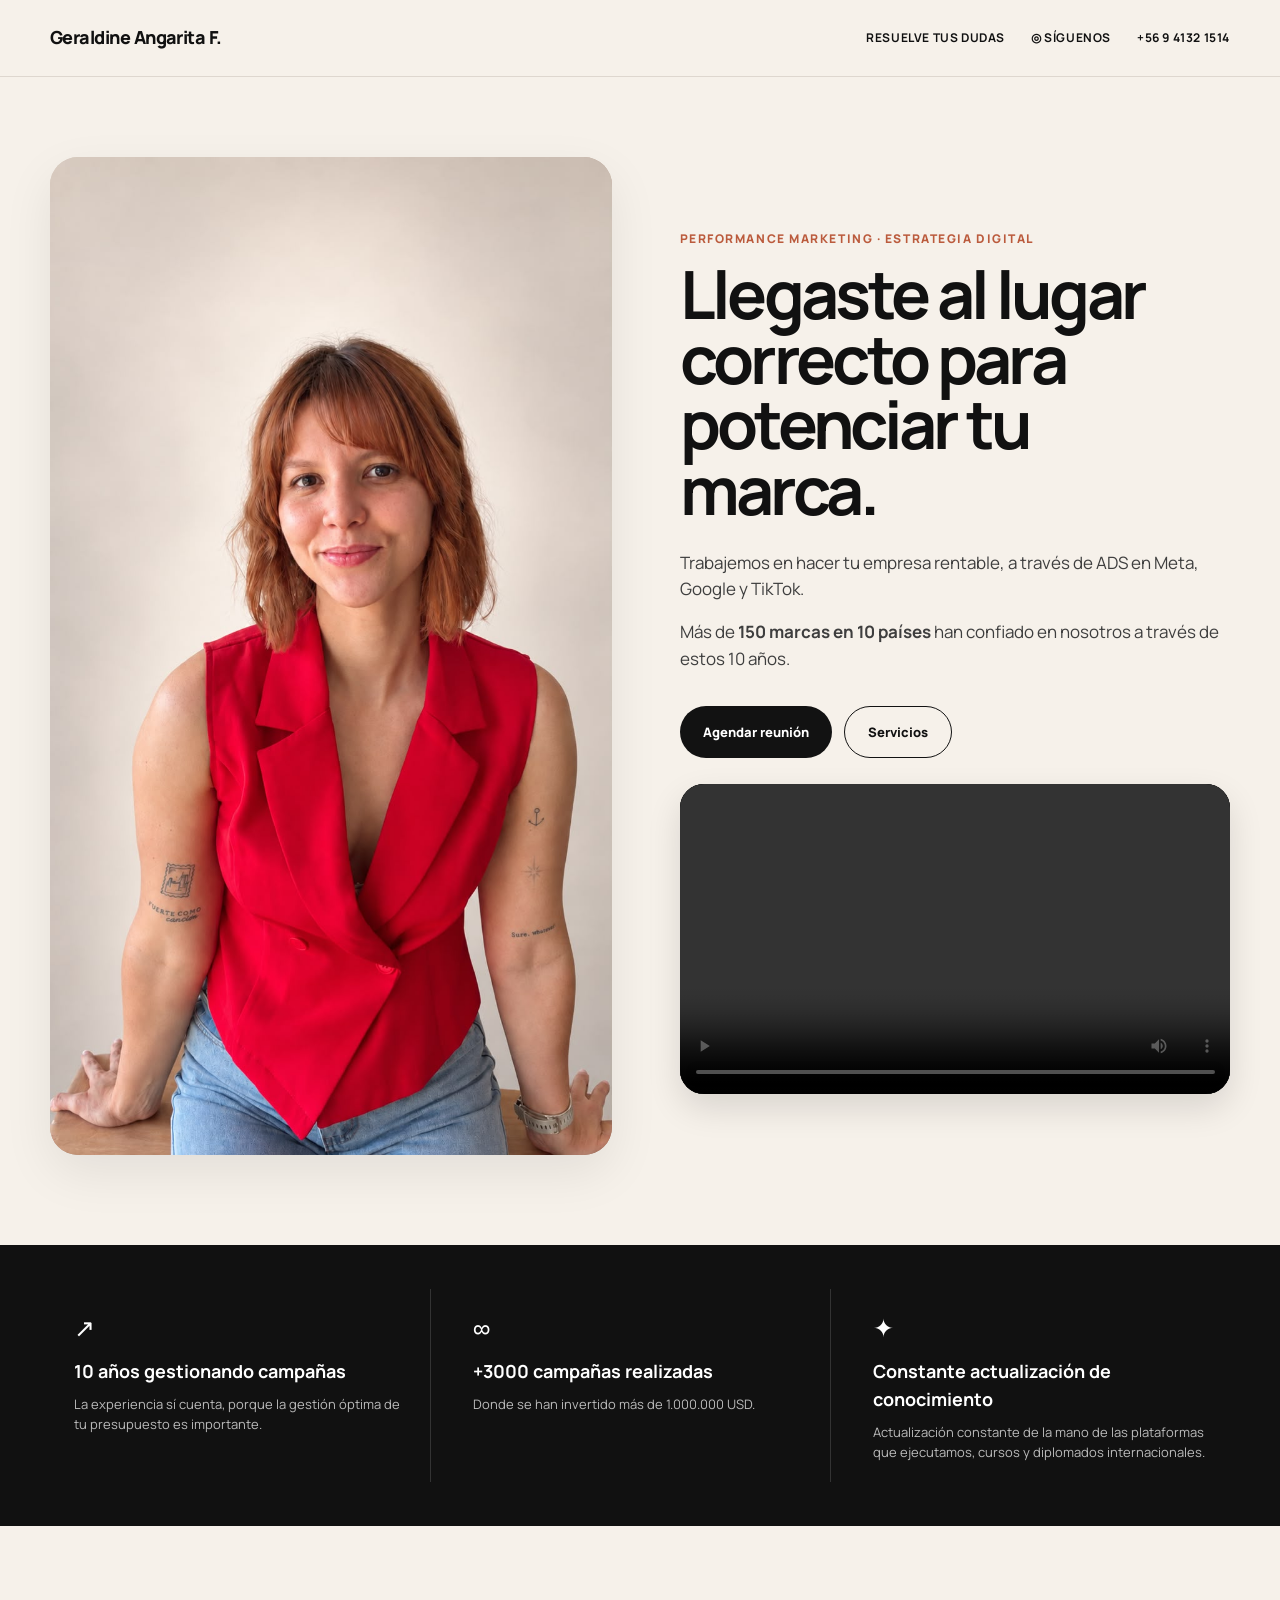
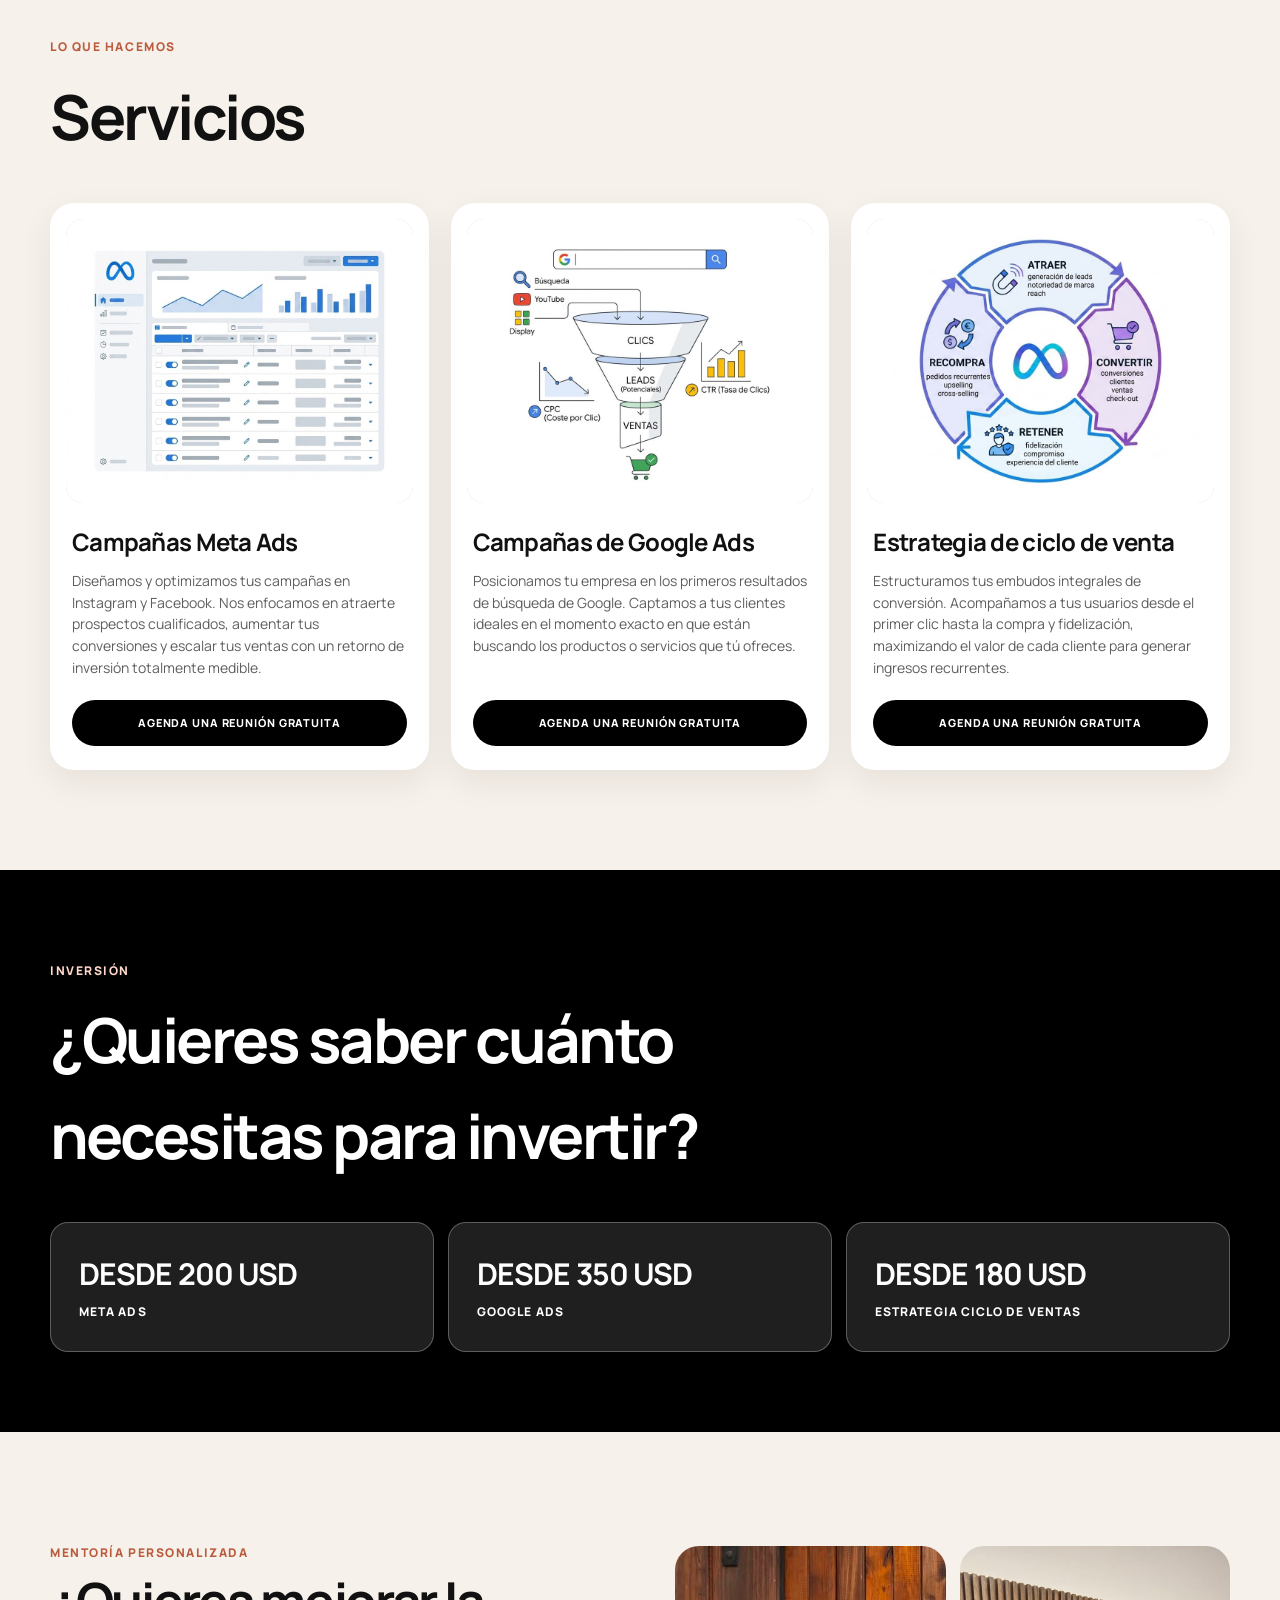
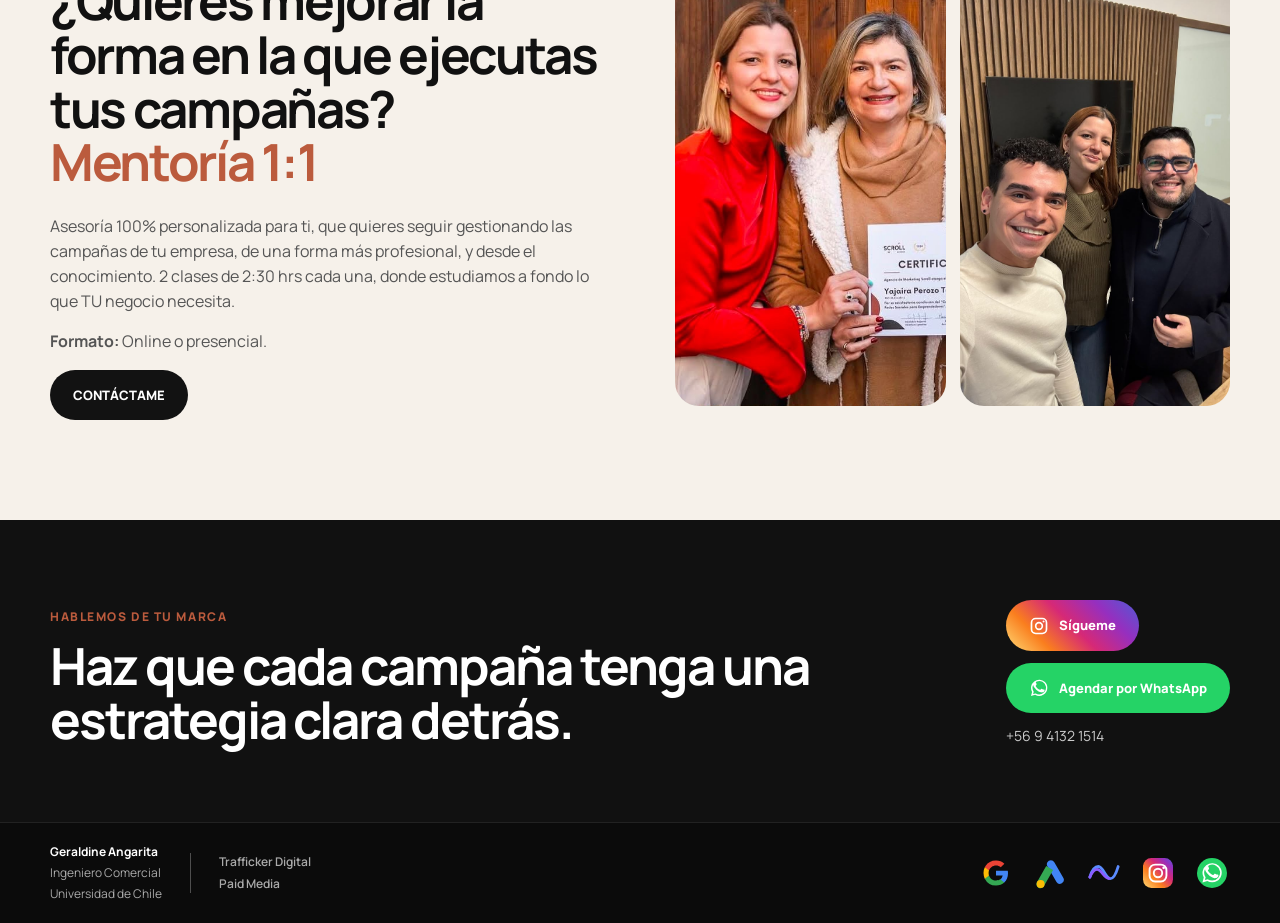
<file: index.html>
<!doctype html><html lang="es"><head>
  <!-- Meta Pixel Code -->
<script>
!function(f,b,e,v,n,t,s)
{if(f.fbq)return;n=f.fbq=function(){n.callMethod?
n.callMethod.apply(n,arguments):n.queue.push(arguments)};
if(!f._fbq)f._fbq=n;n.push=n;n.loaded=!0;n.version='2.0';
n.queue=[];t=b.createElement(e);t.async=!0;
t.src=v;s=b.getElementsByTagName(e)[0];
s.parentNode.insertBefore(t,s)}(window, document,'script',
'https://connect.facebook.net/en_US/fbevents.js');
fbq('init', '1279711274282270');
fbq('track', 'PageView');
</script>
<noscript><img height="1" width="1" style="display:none"
src="https://www.facebook.com/tr?id=1279711274282270&ev=PageView&noscript=1"
/></noscript>
<!-- End Meta Pixel Code --><meta charset="UTF-8"/><meta name="viewport" content="width=device-width,initial-scale=1"/><meta name="description" content="Geraldine Angarita F. — Estrategia y gestión de campañas de Meta Ads, Google Ads y ciclo de venta."/><title>Geraldine Angarita F. | Performance Ads</title><link rel="preconnect" href="https://fonts.googleapis.com"><link rel="preconnect" href="https://fonts.gstatic.com" crossorigin><link href="https://fonts.googleapis.com/css2?family=Manrope:wght@400;500;600;700;800&display=swap" rel="stylesheet"><link rel="stylesheet" href="/style.css"/><style>.service-photo{width:100%;height:100%;display:block;object-fit:cover;border-radius:inherit}.hero-image img{width:100%;height:100%;display:block;object-fit:cover;object-position:center 18%;}.mentoring-gallery{display:grid!important;grid-template-columns:repeat(2,minmax(0,1fr))!important;gap:14px!important;align-items:stretch!important}.mentoring-gallery .mentor-main,.mentoring-gallery .mentor-side{width:100%!important;height:460px!important;object-fit:cover!important;object-position:center center!important;border-radius:24px!important;display:block!important}.contact-actions{display:flex;flex-direction:column;align-items:flex-start;gap:12px}.social-action{display:inline-flex!important;align-items:center!important;justify-content:center!important;gap:10px!important}.social-action svg{width:20px;height:20px;flex:0 0 20px;display:block}.instagram-btn{background:linear-gradient(45deg,#feda75,#fa7e1e,#d62976,#962fbf,#4f5bd5)!important;color:#fff!important;border-color:transparent!important}.whatsapp-btn{background:#25D366!important;color:#fff!important;border-color:#25D366!important}.footer-credentials{display:flex;flex-direction:column;gap:2px}.footer-professional{display:flex;flex-direction:column;gap:3px;padding-left:28px;border-left:1px solid rgba(255,255,255,.28);font-weight:600}.pricing-section{background:#000!important}.footer-inner{display:flex;align-items:center;justify-content:space-between;gap:28px;flex-wrap:wrap;padding:20px 0}.footer-identity{display:flex;align-items:center;gap:28px;flex-wrap:wrap}.footer-logos{display:flex;align-items:center;gap:18px;flex-wrap:wrap}.footer-logo{width:36px;height:36px;display:flex;align-items:center;justify-content:center;text-decoration:none}.footer-logo svg{max-width:34px;max-height:34px;display:block}.footer-logo.google svg{width:30px}.footer-logo.googleads svg{width:32px}.footer-logo.meta svg{width:38px}.footer-logo.instagram svg{width:30px;height:30px}.footer-logo.whatsapp svg{width:30px;height:30px}@media(max-width:900px){.mentoring-gallery .mentor-main,.mentoring-gallery .mentor-side{height:400px!important}}@media(max-width:560px){.mentoring-gallery{grid-template-columns:1fr!important}.mentoring-gallery .mentor-main,.mentoring-gallery .mentor-side{height:360px!important}.footer-logos{gap:12px}.footer-professional{padding-left:0;border-left:0;padding-top:10px;border-top:1px solid rgba(255,255,255,.28)}.footer-identity{gap:14px}}</style></head><body><header class="site-header"><div class="container nav-wrap"><a class="brand" href="#inicio">Geraldine Angarita F.</a><nav class="desktop-nav"><a href="#contacto">RESUELVE TUS DUDAS</a><a href="#contacto">◎ SÍGUENOS</a><a href="tel:+56941321514">+56 9 4132 1514</a></nav><button class="menu-btn" aria-label="Abrir menú">☰</button></div><div class="mobile-menu"><a href="#contacto">Resuelve tus dudas</a><a href="#contacto">Síguenos</a><a href="tel:+56941321514">+56 9 4132 1514</a></div></header><main><section class="hero container" id="inicio"><div class="hero-image reveal"><img src="/sustituir-foto.jpeg" alt="Geraldine Angarita"/></div><div class="hero-copy reveal reveal-delay"><p class="eyebrow">PERFORMANCE MARKETING · ESTRATEGIA DIGITAL</p><h1>Llegaste al lugar correcto para potenciar tu marca.</h1><p>Trabajemos en hacer tu empresa rentable, a través de ADS en Meta, Google y TikTok.</p><p>Más de <strong>150 marcas en 10 países</strong> han confiado en nosotros a través de estos 10 años.</p><div class="hero-actions"><a class="btn btn-dark" href="https://wa.me/56941321514" target="_blank" rel="noopener">Agendar reunión</a><a class="btn btn-outline" href="#servicios">Servicios</a></div></div></section><section class="proof-section"><div class="container proof-grid"><article class="proof-card reveal"><div class="proof-icon">↗</div><h3>10 años gestionando campañas</h3><p>La experiencia sí cuenta, porque la gestión óptima de tu presupuesto es importante.</p></article><article class="proof-card reveal reveal-delay"><div class="proof-icon">∞</div><h3>+3000 campañas realizadas</h3><p>Donde se han invertido más de 1.000.000 USD.</p></article><article class="proof-card reveal reveal-delay-2"><div class="proof-icon">✦</div><h3>Constante actualización de conocimiento</h3><p>Actualización constante de la mano de las plataformas que ejecutamos, cursos y diplomados internacionales.</p></article></div></section><section class="services-section container" id="servicios"><div class="section-heading reveal"><p class="eyebrow">LO QUE HACEMOS</p><h2>Servicios</h2></div><div class="services-grid"><article class="service-card reveal"><div class="service-visual meta-visual"><img class="service-photo" src="/meta-ads.jpeg" alt="Campañas Meta Ads"></div><h3>Campañas Meta Ads</h3><p>Diseñamos y optimizamos tus campañas en Instagram y Facebook. Nos enfocamos en atraerte prospectos cualificados, aumentar tus conversiones y escalar tus ventas con un retorno de inversión totalmente medible.</p><a class="service-cta" href="https://wa.me/56941321514" target="_blank" rel="noopener">AGENDA UNA REUNIÓN GRATUITA</a></article><article class="service-card reveal reveal-delay"><div class="service-visual google-visual"><img class="service-photo" src="/google-ads.jpeg" alt="Campañas de Google Ads"></div><h3>Campañas de Google Ads</h3><p>Posicionamos tu empresa en los primeros resultados de búsqueda de Google. Captamos a tus clientes ideales en el momento exacto en que están buscando los productos o servicios que tú ofreces.</p><a class="service-cta" href="https://wa.me/56941321514" target="_blank" rel="noopener">AGENDA UNA REUNIÓN GRATUITA</a></article><article class="service-card reveal reveal-delay-2"><div class="service-visual cycle-visual"><img class="service-photo" src="/ciclo-ventas.jpeg" alt="Estrategia de ciclo de venta"></div><h3>Estrategia de ciclo de venta</h3><p>Estructuramos tus embudos integrales de conversión. Acompañamos a tus usuarios desde el primer clic hasta la compra y fidelización, maximizando el valor de cada cliente para generar ingresos recurrentes.</p><a class="service-cta" href="https://wa.me/56941321514" target="_blank" rel="noopener">AGENDA UNA REUNIÓN GRATUITA</a></article></div></section><section class="pricing-section"><div class="container"><div class="section-heading light reveal"><p class="eyebrow">INVERSIÓN</p><h2>¿Quieres saber cuánto necesitas para invertir?</h2></div><div class="pricing-grid"><article class="price-card reveal"><strong>DESDE 200 USD</strong><span>META ADS</span></article><article class="price-card reveal reveal-delay"><strong>DESDE 350 USD</strong><span>GOOGLE ADS</span></article><article class="price-card reveal reveal-delay-2"><strong>DESDE 180 USD</strong><span>ESTRATEGIA CICLO DE VENTAS</span></article></div></div></section><section class="mentoring-section container" id="mentoria"><div class="mentoring-copy reveal"><p class="eyebrow">MENTORÍA PERSONALIZADA</p><h2>¿Quieres mejorar la forma en la que ejecutas tus campañas? <span>Mentoría 1:1</span></h2><p>Asesoría 100% personalizada para ti, que quieres seguir gestionando las campañas de tu empresa, de una forma más profesional, y desde el conocimiento. 2 clases de 2:30 hrs cada una, donde estudiamos a fondo lo que TU negocio necesita.</p><p><strong>Formato:</strong> Online o presencial.</p><a class="btn btn-dark" href="https://wa.me/56941321514" target="_blank" rel="noopener">CONTÁCTAME</a></div><div class="mentoring-gallery reveal reveal-delay"><img class="mentor-main" src="/reemplazar-foto.jpeg" alt="Geraldine Angarita"/><img class="mentor-side" src="/mentoria-2.jpeg" alt="Sesión de mentoría presencial"/></div></section><section class="contact-section" id="contacto"><div class="container contact-inner reveal"><div><p class="eyebrow">HABLEMOS DE TU MARCA</p><h2>Haz que cada campaña tenga una estrategia clara detrás.</h2></div><div class="contact-actions"><a class="btn social-action instagram-btn" href="https://www.instagram.com/geraldineangarita/" target="_blank" rel="noopener" aria-label="Sígueme en Instagram"><svg viewBox="0 0 24 24" aria-hidden="true" fill="none"><rect x="3" y="3" width="18" height="18" rx="5" stroke="white" stroke-width="2"/><circle cx="12" cy="12" r="4" stroke="white" stroke-width="2"/><circle cx="17.5" cy="6.5" r="1.2" fill="white"/></svg><span>Sígueme</span></a><a class="btn social-action whatsapp-btn" href="https://wa.me/56941321514" target="_blank" rel="noopener" aria-label="Agendar por WhatsApp"><svg viewBox="0 0 24 24" aria-hidden="true"><path fill="white" d="M19.1 4.9A9.8 9.8 0 0 0 3.7 16.7L2.4 21.5l4.9-1.3A9.8 9.8 0 0 0 22 11.7c0-2.6-1-5-2.9-6.8ZM12.2 19.8a8.1 8.1 0 0 1-4.1-1.1l-.3-.2-2.9.8.8-2.9-.2-.3a8.1 8.1 0 1 1 6.7 3.7Zm4.5-6.1c-.2-.1-1.5-.7-1.7-.8-.2-.1-.4-.1-.6.2-.2.2-.7.8-.8 1-.2.2-.3.2-.6.1-2.1-1-3.5-1.9-4.9-4.3-.4-.6.4-.6 1-2.1.1-.2 0-.4 0-.6l-.8-1.9c-.2-.5-.5-.5-.7-.5H7c-.2 0-.5.1-.8.4-.3.3-1.1 1.1-1.1 2.8s1.2 3.2 1.4 3.4c.2.2 2.4 3.6 5.7 5 .8.3 1.4.5 1.9.7.8.2 1.5.2 2.1.1.6-.1 2-.8 2.3-1.6.3-.7.3-1.4.2-1.6-.1-.1-.3-.2-.6-.3Z"/></svg><span>Agendar por WhatsApp</span></a><a class="contact-phone" href="tel:+56941321514">+56 9 4132 1514</a></div></div></section></main><footer><div class="container footer-inner"><div class="footer-identity"><div class="footer-credentials"><strong>Geraldine Angarita</strong><span>Ingeniero Comercial</span><span>Universidad de Chile</span></div><div class="footer-professional"><span>Trafficker Digital</span><span>Paid Media</span></div></div><div class="footer-logos" aria-label="Plataformas"><span class="footer-logo google" title="Google"><svg viewBox="0 0 24 24" aria-hidden="true"><path fill="#4285F4" d="M21.6 12.23c0-.71-.06-1.4-.18-2.07H12v3.92h5.38a4.6 4.6 0 0 1-2 3.02v2.54h3.24c1.9-1.75 2.98-4.33 2.98-7.41Z"/><path fill="#34A853" d="M12 22c2.7 0 4.97-.9 6.63-2.36l-3.24-2.54c-.9.6-2.05.96-3.39.96-2.61 0-4.82-1.76-5.61-4.13H3.04v2.62A10 10 0 0 0 12 22Z"/><path fill="#FBBC05" d="M6.39 13.93A6 6 0 0 1 6.08 12c0-.67.11-1.32.31-1.93V7.45H3.04A10 10 0 0 0 2 12c0 1.61.39 3.14 1.04 4.55l3.35-2.62Z"/><path fill="#EA4335" d="M12 5.94c1.47 0 2.79.5 3.83 1.5l2.87-2.87A9.64 9.64 0 0 0 12 2a10 10 0 0 0-8.96 5.45l3.35 2.62C7.18 7.7 9.39 5.94 12 5.94Z"/></svg></span><span class="footer-logo googleads" title="Google Ads"><svg viewBox="0 0 32 32" aria-hidden="true"><path fill="#4285F4" d="M13.4 5.2a4 4 0 0 1 6.9 0l9.1 15.8a4 4 0 0 1-6.9 4L13.4 9.2a4 4 0 0 1 0-4Z"/><path fill="#34A853" d="M12.2 9.1 3.1 24.9a4 4 0 1 0 6.9 4l9.1-15.8-6.9-4Z"/><circle cx="6.6" cy="26.9" r="4" fill="#FBBC04"/></svg></span><span class="footer-logo meta" title="Meta Ads"><svg viewBox="0 0 48 28" aria-hidden="true" fill="none"><path d="M4 20C7 10 11 5 16 5c7 0 10 17 17 17 5 0 8-7 11-17" stroke="#5B8CFF" stroke-width="4" stroke-linecap="round"/><path d="M4 20c3-7 6-11 10-11 7 0 10 13 17 13" stroke="#8A5CFF" stroke-width="4" stroke-linecap="round"/></svg></span><a class="footer-logo instagram" href="https://www.instagram.com/geraldineangarita/" target="_blank" rel="noopener" title="Instagram"><svg viewBox="0 0 32 32" aria-hidden="true"><defs><linearGradient id="ig" x1="0" y1="1" x2="1" y2="0"><stop offset="0" stop-color="#feda75"/><stop offset=".35" stop-color="#fa7e1e"/><stop offset=".62" stop-color="#d62976"/><stop offset=".82" stop-color="#962fbf"/><stop offset="1" stop-color="#4f5bd5"/></linearGradient></defs><rect width="32" height="32" rx="9" fill="url(#ig)"/><rect x="7" y="7" width="18" height="18" rx="6" fill="none" stroke="#fff" stroke-width="2"/><circle cx="16" cy="16" r="4.5" fill="none" stroke="#fff" stroke-width="2"/><circle cx="22" cy="10.5" r="1.4" fill="#fff"/></svg></a><a class="footer-logo whatsapp" href="https://wa.me/56941321514" target="_blank" rel="noopener" title="WhatsApp"><svg viewBox="0 0 32 32" aria-hidden="true"><circle cx="16" cy="16" r="16" fill="#25D366"/><path fill="#fff" d="M23.4 8.5A10.3 10.3 0 0 0 7.2 20.9L5.8 26l5.2-1.4A10.3 10.3 0 0 0 26.4 15.6c0-2.7-1.1-5.2-3-7.1Zm-7.3 15.6a8.5 8.5 0 0 1-4.3-1.2l-.3-.2-3.1.8.8-3-.2-.3a8.5 8.5 0 1 1 7.1 3.9Zm4.7-6.4c-.3-.1-1.5-.8-1.8-.8-.2-.1-.4-.1-.6.2-.2.3-.7.8-.9 1-.2.2-.3.2-.6.1-2.2-1.1-3.7-2-5.2-4.5-.4-.7.4-.7 1.1-2.2.1-.2 0-.4 0-.6l-.8-2c-.2-.5-.5-.5-.7-.5h-.6c-.2 0-.6.1-.9.4-.3.3-1.2 1.2-1.2 2.9 0 1.7 1.3 3.4 1.4 3.6.2.2 2.5 3.8 6 5.3.8.4 1.5.6 2 .7.8.3 1.6.2 2.2.1.7-.1 2.1-.9 2.4-1.7.3-.8.3-1.5.2-1.7-.1-.1-.3-.2-.6-.3Z"/></svg></a></div></div></footer><script src="/main.js"></script></body></html>
</file>
<file: style.css>
:root{--bg:#f6f1ea;--paper:#fff;--ink:#111;--muted:#666;--line:#ded7cf;--accent:#bb5b3d;--dark:#121212;--soft:#eee5dc}*{box-sizing:border-box}html{scroll-behavior:smooth}body{margin:0;font-family:'Manrope',Arial,sans-serif;background:var(--bg);color:var(--ink);line-height:1.55}img{max-width:100%}a{color:inherit;text-decoration:none}.container{width:min(1180px,calc(100% - 40px));margin:auto}.site-header{position:sticky;top:0;z-index:30;background:rgba(246,241,234,.94);backdrop-filter:blur(10px);border-bottom:1px solid var(--line)}.nav-wrap{height:76px;display:flex;align-items:center;justify-content:space-between;gap:28px}.brand{font-size:18px;font-weight:800;letter-spacing:-.03em}.desktop-nav{display:flex;align-items:center;gap:26px;font-size:12px;font-weight:700;letter-spacing:.05em}.desktop-nav a:hover,.service-cta:hover{opacity:.82}.menu-btn{display:none;border:0;background:none;font-size:24px}.mobile-menu{display:none}.hero{display:grid;grid-template-columns:1.02fr 1fr;gap:68px;align-items:center;padding:80px 0 90px}.hero-image{min-height:560px;border-radius:28px;overflow:hidden;background:linear-gradient(135deg,#d9ccc0,#9c725f);box-shadow:0 18px 50px rgba(0,0,0,.08)}.hero-image img{width:100%;height:100%;min-height:560px;object-fit:cover;display:block}.hero-copy h1{font-size:clamp(45px,5.2vw,76px);line-height:.98;letter-spacing:-.055em;margin:12px 0 28px;max-width:760px}.hero-copy p{font-size:17px;color:#3e3e3e;max-width:650px}.eyebrow{font-size:12px!important;font-weight:800;letter-spacing:.13em;color:var(--accent)!important}.hero-actions{display:flex;gap:12px;margin-top:34px}.hero-video-wrap{margin-top:26px;width:100%;max-width:650px;border-radius:24px;overflow:hidden;background:#000;box-shadow:0 14px 34px rgba(0,0,0,.12)}.hero-video{width:100%;display:block;aspect-ratio:16/9;object-fit:cover;background:#000}.btn{display:inline-flex;align-items:center;justify-content:center;padding:15px 23px;border-radius:999px;font-size:13px;font-weight:800;transition:.2s ease}.btn-dark{background:var(--dark);color:#fff}.btn-outline{border:1px solid var(--dark)}.btn-light{background:#fff;color:#111}.proof-section{background:#111;color:#fff;padding:44px 0}.proof-grid{display:grid;grid-template-columns:repeat(3,1fr);gap:18px}.proof-card{padding:20px 24px;border-right:1px solid #333}.proof-card:last-child{border-right:0}.proof-icon{font-size:25px;margin-bottom:10px}.proof-card h3{font-size:18px;margin:0 0 8px}.proof-card p{font-size:13px;color:#bbb;margin:0}.services-section{padding:100px 0}.section-heading{margin-bottom:38px}.section-heading h2{font-size:clamp(38px,5vw,62px);letter-spacing:-.04em;margin:5px 0}.services-grid{display:grid;grid-template-columns:repeat(3,1fr);gap:22px}.service-card{background:var(--paper);border-radius:24px;padding:16px 16px 24px;box-shadow:0 12px 35px rgba(25,15,10,.07);display:flex;flex-direction:column}.service-visual{aspect-ratio:1.22/1;border-radius:17px;overflow:hidden;background:#e7ded6;margin-bottom:20px}.service-photo{width:100%;height:100%;object-fit:cover;display:block}.service-card h3{font-size:24px;letter-spacing:-.03em;margin:0 6px 10px}.service-card p{color:#5e5e5e;font-size:14px;margin:0 6px 22px;flex:1}.service-cta{margin:0 6px;display:inline-flex;align-items:center;justify-content:center;background:#000;color:#fff;padding:14px 18px;border-radius:999px;font-size:11px;font-weight:800;letter-spacing:.08em;text-align:center;transition:.2s ease}.pricing-section{background:#b35c43;color:#fff;padding:80px 0}.section-heading.light .eyebrow{color:#ffd8cb!important}.section-heading.light h2{max-width:760px}.pricing-grid{display:grid;grid-template-columns:repeat(3,1fr);gap:14px}.price-card{background:rgba(255,255,255,.12);border:1px solid rgba(255,255,255,.28);border-radius:18px;padding:28px}.price-card strong{display:block;font-size:30px;letter-spacing:-.03em}.price-card span{font-size:12px;font-weight:800;letter-spacing:.09em}.mentoring-section{display:grid;grid-template-columns:1fr 1fr;gap:70px;align-items:center;padding:100px 0}.mentoring-copy h2{font-size:clamp(36px,4vw,58px);line-height:1.05;letter-spacing:-.045em;margin:10px 0 25px}.mentoring-copy h2 span{color:var(--accent)}.mentoring-copy p{color:#555}.mentoring-gallery{display:grid;grid-template-columns:1fr 1fr;gap:16px;align-items:stretch}.mentoring-gallery img,.mentoring-gallery .mentor-main,.mentoring-gallery .mentor-side{width:100%;height:420px;object-fit:cover;object-position:center;border-radius:24px;background:#d8cec5;display:block}.contact-section{background:#111;color:#fff;padding:76px 0}.contact-inner{display:flex;align-items:end;justify-content:space-between;gap:40px}.contact-inner h2{font-size:clamp(34px,4vw,55px);line-height:1.05;letter-spacing:-.04em;max-width:760px;margin:8px 0 0}.contact-actions{display:flex;flex-direction:column;align-items:flex-end;gap:14px}.contact-phone{font-size:14px;color:#ccc}footer{background:#0b0b0b;color:#aaa;border-top:1px solid #222}.footer-inner{min-height:80px;display:flex;align-items:center;justify-content:space-between;font-size:12px}.footer-inner strong{color:#fff}.reveal{opacity:1;transform:none}.is-visible{opacity:1!important;transform:none!important}@media(max-width:900px){.desktop-nav{display:none}.menu-btn{display:block}.mobile-menu.open{display:flex;flex-direction:column;gap:14px;padding:18px 20px;border-top:1px solid var(--line);font-size:14px}.hero,.mentoring-section{grid-template-columns:1fr;gap:38px}.hero{padding:45px 0 70px}.hero-image{min-height:430px}.hero-image img{min-height:430px}.proof-grid,.services-grid,.pricing-grid{grid-template-columns:1fr}.proof-card{border-right:0;border-bottom:1px solid #333}.contact-inner{align-items:flex-start;flex-direction:column}.contact-actions{align-items:flex-start}.mentoring-gallery{grid-template-columns:1fr 1fr}.mentoring-gallery img,.mentoring-gallery .mentor-main,.mentoring-gallery .mentor-side{height:360px}}@media(max-width:560px){.container{width:min(100% - 28px,1180px)}.nav-wrap{height:66px}.brand{font-size:16px}.hero-copy h1{font-size:44px}.hero-actions{flex-direction:column}.hero-video-wrap{margin-top:22px;border-radius:18px}.btn{width:100%}.services-section,.mentoring-section{padding:72px 0}.price-card strong{font-size:25px}.footer-inner{flex-direction:column;justify-content:center;gap:5px;align-items:flex-start}.mentoring-gallery{grid-template-columns:1fr}.mentoring-gallery img,.mentoring-gallery .mentor-main,.mentoring-gallery .mentor-side{height:360px}}
</file>
